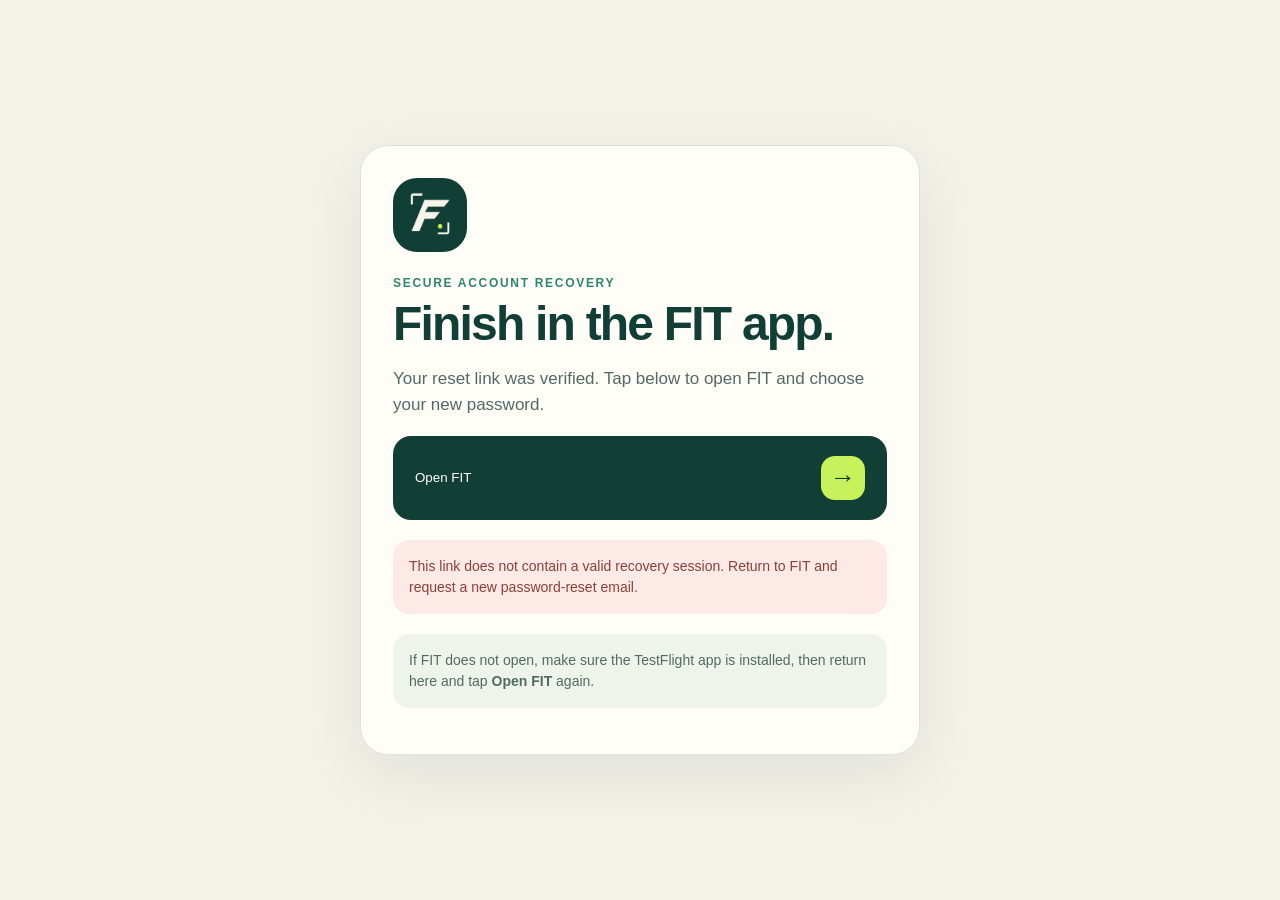
<file: auth/recovery/index.html>
<!doctype html>
<html lang="en">
<head>
  <meta charset="utf-8">
  <meta name="viewport" content="width=device-width,initial-scale=1,viewport-fit=cover">
  <meta name="robots" content="noindex,nofollow">
  <title>Open FIT to reset your password</title>
  <style>
    :root{color-scheme:light;--cream:#f3f1e8;--ink:#123f35;--green:#2e8767;--lime:#c7f25b;--soft:#eef4ec;--line:#dbe4dd}
    *{box-sizing:border-box}body{margin:0;min-height:100vh;background:var(--cream);color:var(--ink);font-family:Inter,-apple-system,BlinkMacSystemFont,"Segoe UI",sans-serif;display:grid;place-items:center;padding:24px}
    main{width:min(100%,560px);background:#fffdf8;border:1px solid var(--line);border-radius:28px;padding:32px;box-shadow:0 20px 60px rgba(18,63,53,.08)}
    .mark{width:74px;height:74px;border-radius:24px;background:var(--ink);display:grid;place-items:center;margin-bottom:24px}.mark img{width:62px;height:62px;object-fit:contain}
    .eyebrow{font-size:12px;font-weight:900;letter-spacing:1.7px;color:var(--green)}h1{font-size:clamp(34px,8vw,48px);line-height:1.02;letter-spacing:-1.8px;margin:10px 0 16px}p{font-size:17px;line-height:1.55;color:#536a62}
    button,a.button{width:100%;border:0;border-radius:18px;background:var(--ink);color:#fffdf8;font:900 18px/1 inherit;padding:20px 22px;margin-top:16px;cursor:pointer;text-decoration:none;display:flex;align-items:center;justify-content:space-between}button span{width:44px;height:44px;border-radius:14px;background:var(--lime);color:var(--ink);display:grid;place-items:center;font-size:26px}
    .help{margin-top:20px;padding:16px;border-radius:16px;background:var(--soft);font-size:14px;line-height:1.5}.error{display:none;color:#8b4138;background:#fde9e5}.error.show{display:block}
  </style>
</head>
<body>
  <main>
    <div class="mark"><img src="/brand/fit-mark.png" alt=""></div>
    <div class="eyebrow">SECURE ACCOUNT RECOVERY</div>
    <h1>Finish in the FIT app.</h1>
    <p>Your reset link was verified. Tap below to open FIT and choose your new password.</p>
    <button id="open-fit" type="button">Open FIT <span aria-hidden="true">→</span></button>
    <p id="error" class="help error">This link does not contain a valid recovery session. Return to FIT and request a new password-reset email.</p>
    <p class="help">If FIT does not open, make sure the TestFlight app is installed, then return here and tap <strong>Open FIT</strong> again.</p>
  </main>
  <script>
    (() => {
      const destination = `nourishlens://reset-password${window.location.search}${window.location.hash}`;
      const hasRecovery = /(?:[?#&])(?:access_token|refresh_token|code)=/i.test(`${window.location.search}${window.location.hash}`) || /(?:[?#&])type=recovery(?:&|$)/i.test(`${window.location.search}${window.location.hash}`);
      const button = document.getElementById('open-fit');
      const error = document.getElementById('error');
      if (!hasRecovery) {
        button.hidden = true;
        error.classList.add('show');
        return;
      }
      button.addEventListener('click', () => { window.location.href = destination; });
    })();
  </script>
</body>
</html>
</file>
